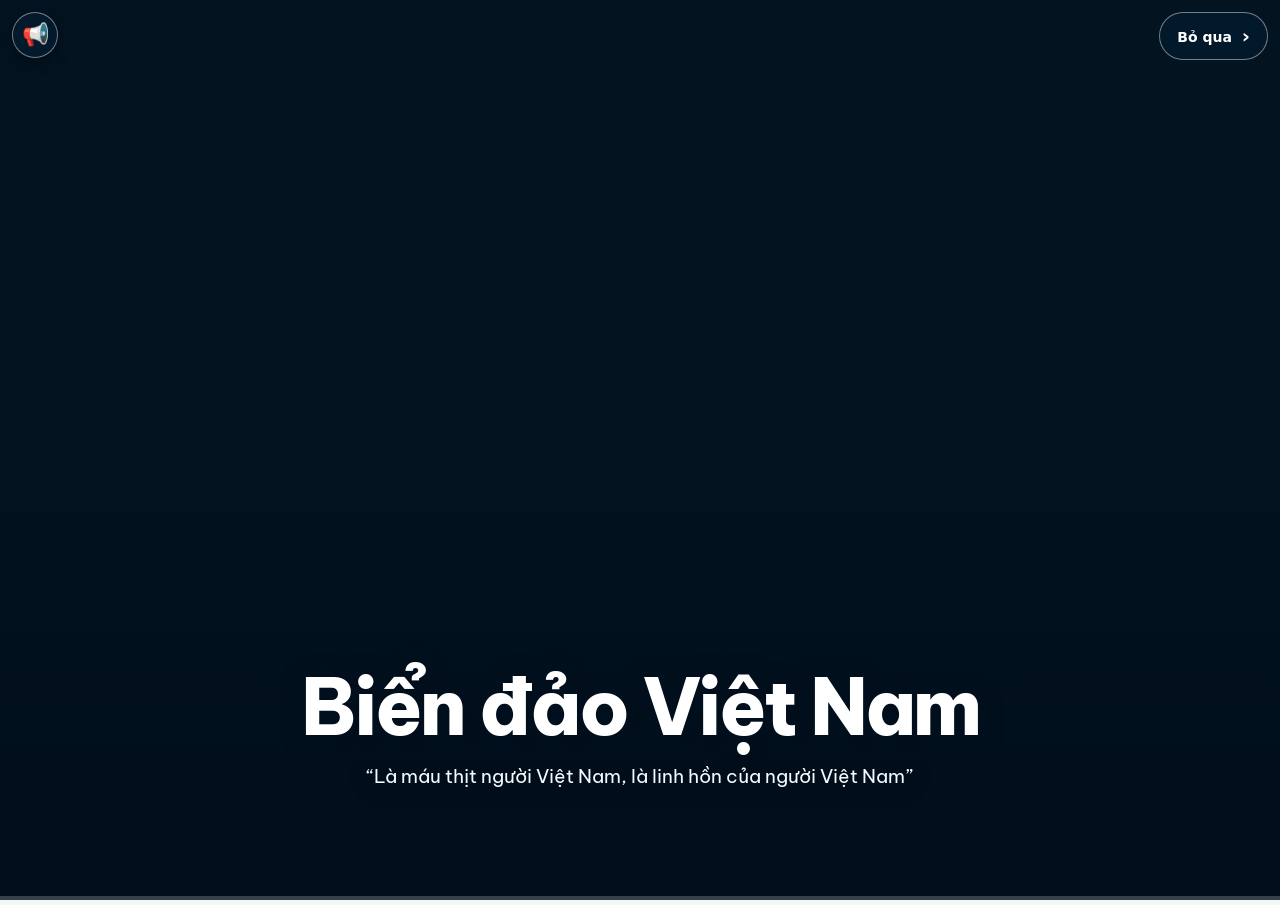
<file: index.html>
<!doctype html>
<html lang="vi"><head><meta charset="utf-8"><meta name="viewport" content="width=device-width, initial-scale=1"><meta name="theme-color" content="#06263e"><meta name="description" content="Khám phá các đảo thuộc quần đảo Trường Sa qua bảo tàng số Biển đảo Việt Nam."><title>Biển đảo Việt Nam</title><link rel="stylesheet" href="style.css"></head>
<body data-root="." data-page="home"><section class="intro-video-screen" id="intro-video-screen" aria-label="Video giới thiệu Bảo tàng số Biển đảo Việt Nam">
<video id="intro-video" class="intro-video" autoplay playsinline webkit-playsinline preload="auto" aria-label="Video giới thiệu có âm thanh"><source src="videos/intro.mp4" type="video/mp4">Trình duyệt của bạn không hỗ trợ video.</video>
<div class="intro-video-shade" aria-hidden="true"></div>
<div class="intro-video-caption"><h1>Biển đảo Việt Nam</h1><span>“Là máu thịt người Việt Nam, là linh hồn của người Việt Nam”</span></div>
<button type="button" class="intro-sound-prompt" id="intro-sound-prompt">📢</button>
<button type="button" class="intro-skip" id="intro-skip">Bỏ qua <span aria-hidden="true">›</span></button>
<div class="intro-progress" aria-hidden="true"><span id="intro-progress-bar"></span></div>
</section><div class="transition-overlay" id="transition-overlay" aria-hidden="true"><div class="transition-label" id="transition-label">Đang tiến vào đảo…</div></div>
<section class="instrument-strip" aria-label="Công cụ hàng hải và thời gian">
<div class="instrument compass-instrument" id="compass-instrument" title="La bàn dùng cảm biến hướng của thiết bị"><div class="compass-face" aria-hidden="true"><span class="compass-needle-small" id="compass-needle"></span><span class="compass-north">N</span></div><div class="instrument-copy"><span class="instrument-label">La bàn</span><span class="instrument-value" id="compass-heading">Đang xác định hướng…</span></div></div>
<div class="instrument time-instrument" title="Giờ và ngày Việt Nam"><div class="sky-clock" data-sky-clock="night" role="img" aria-label="Mặt trời và mặt trăng"><span class="sky-sun" aria-hidden="true">☀</span><span class="sky-moon" aria-hidden="true">☾</span><span class="sky-star star-one" aria-hidden="true">✦</span><span class="sky-star star-two" aria-hidden="true">✧</span><span class="sky-star star-three" aria-hidden="true">·</span><span class="sky-rays" aria-hidden="true"></span></div><div class="instrument-copy"><span class="instrument-value" data-vn-time>Đang cập nhật…</span><span class="instrument-date" data-vn-date>Đang cập nhật…</span><span class="sky-phase" data-sky-phase>Đêm · Ánh trăng</span></div></div></section>
<section class="sea-intro" aria-labelledby="sea-intro-title"><div class="sea-intro-inner"><h1 id="sea-intro-title">Môi trường biển đảo Việt Nam</h1><p class="sea-intro-motto">“Là máu thịt người Việt Nam, là linh hồn của người Việt Nam”</p><div class="hero-ship-lane" aria-label="Thuyền chạy trên biển"><span class="hero-boat" aria-hidden="true">🚤<i class="boat-smoke"></i></span><span class="boat-wake" aria-hidden="true">〰 〰 〰 〰 〰 〰 〰 〰</span></div></div></section>
<main class="page-shell"><section class="island-picker" id="diem-den"><p class="section-kicker">Chọn điểm đến</p><h1 class="section-heading">Các đảo Trường Sa</h1><div class="island-grid">
<article class="island-card"><a class="card-image island-link" href="islands/truong-sa-lon.html" data-island-name="Trường Sa Lớn" aria-label="Khám phá đảo Trường Sa Lớn"><img src="images/island-truong-sa-lon.png" alt="Ảnh vệ tinh đảo Trường Sa Lớn" loading="eager"><span class="card-number">ĐIỂM ĐẾN 01</span></a><div class="card-body"><h2>Trường Sa Lớn</h2></div></article>
<article class="island-card"><a class="card-image island-link" href="islands/sinh-ton.html" data-island-name="Sinh Tồn" aria-label="Khám phá đảo Sinh Tồn"><img src="images/island-sinh-ton.png" alt="Ảnh vệ tinh đảo Sinh Tồn" loading="lazy"><span class="card-number">ĐIỂM ĐẾN 02</span></a><div class="card-body"><h2>Sinh Tồn</h2></div></article>
<article class="island-card"><a class="card-image island-link" href="islands/song-tu-tay.html" data-island-name="Song Tử Tây" aria-label="Khám phá đảo Song Tử Tây"><img src="images/island-song-tu-tay.png" alt="Ảnh vệ tinh đảo Song Tử Tây" loading="lazy"><span class="card-number">ĐIỂM ĐẾN 03</span></a><div class="card-body"><h2>Song Tử Tây</h2></div></article>
<article class="island-card"><a class="card-image island-link" href="islands/an-bang.html" data-island-name="An Bang" aria-label="Khám phá đảo An Bang"><img src="images/island-an-bang.png" alt="Ảnh vệ tinh đảo An Bang" loading="lazy"><span class="card-number">ĐIỂM ĐẾN 04</span></a><div class="card-body"><h2>An Bang</h2></div></article>
</div></section></main>
<footer class="footer"><div class="footer-inner"><p>QUẦN ĐẢO TRƯỜNG SA · BIỂN ĐẢO VIỆT NAM</p></div></footer><script src="js/site.js" defer></script></body></html>
</file>
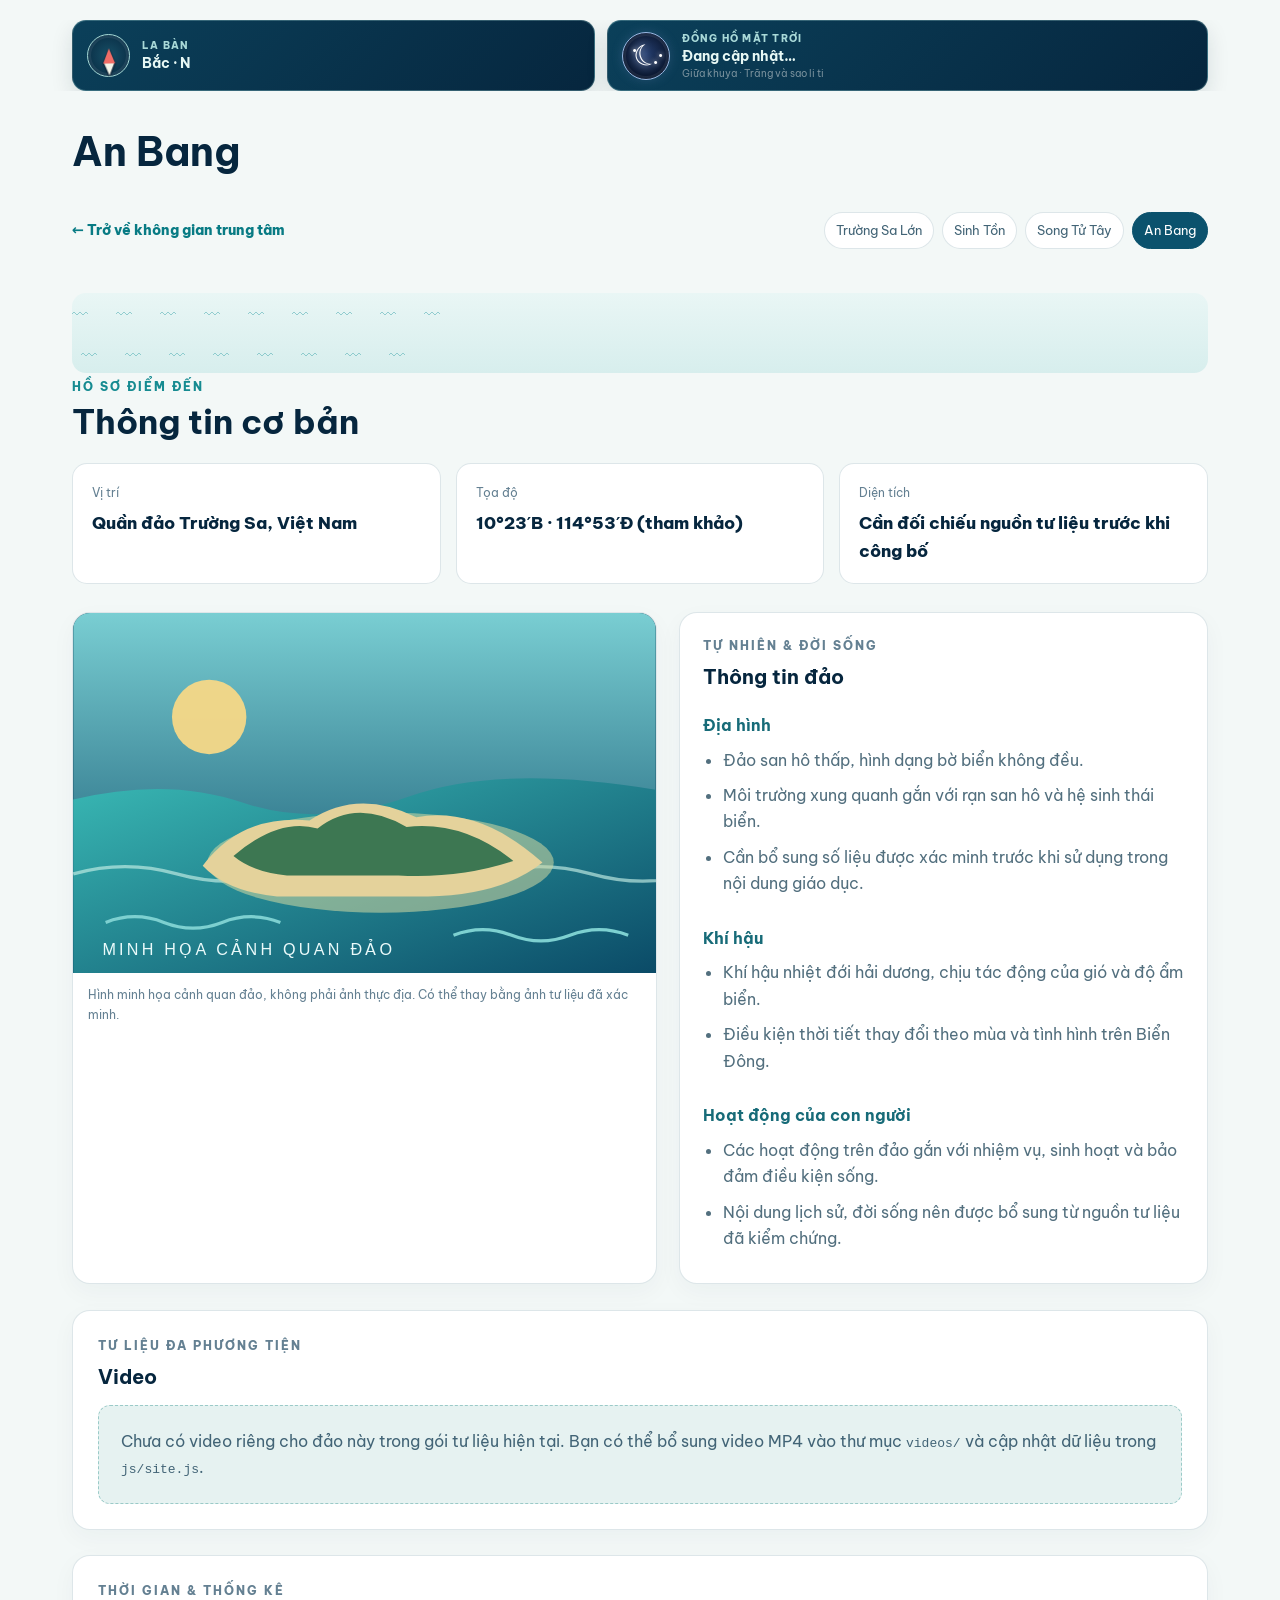
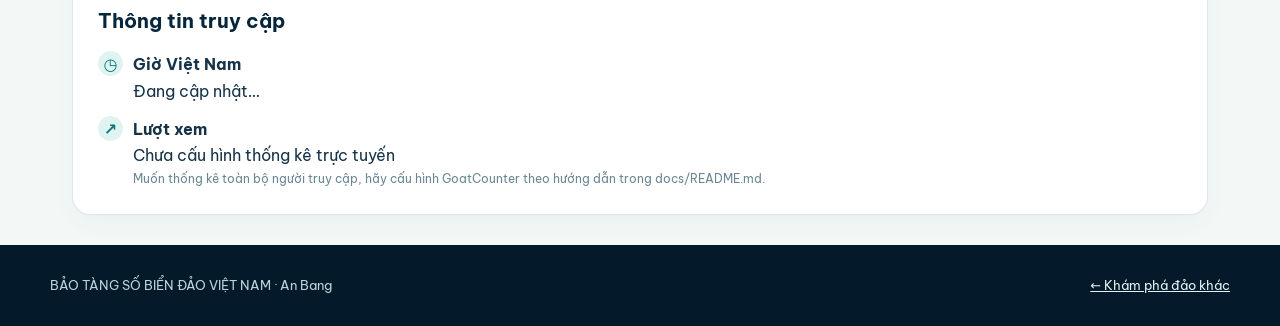
<file: islands/an-bang.html>
<!doctype html>
<html lang="vi"><head><meta charset="utf-8"><meta name="viewport" content="width=device-width, initial-scale=1"><meta name="theme-color" content="#06263e"><meta name="description" content="Khám phá đảo An Bang trong Bảo tàng số Biển đảo Việt Nam."><title>An Bang | Bảo tàng số Biển đảo Việt Nam</title><link rel="stylesheet" href="../style.css"></head>
<body data-root=".." data-page="island" data-island="an-bang"><div class="transition-overlay" id="transition-overlay" aria-hidden="true"><div class="transition-label" id="transition-label">Đang chuyển hải trình…</div></div>
<header class="topbar"><div class="topbar-inner"><nav class="top-links" aria-label="Các đảo"><a href="truong-sa-lon.html" >Trường Sa Lớn</a><a href="sinh-ton.html" >Sinh Tồn</a><a href="song-tu-tay.html" >Song Tử Tây</a><a href="an-bang.html" aria-current="page">An Bang</a></nav></div></header>
<section class="instrument-strip" aria-label="Dụng cụ hàng hải"><div class="instrument" title="La bàn minh họa hướng Bắc"><div class="compass-face" aria-hidden="true"><span class="compass-needle-small"></span></div><div><span class="instrument-label">La bàn</span><span class="instrument-value">Bắc · N</span></div></div><div class="instrument" title="Đồng hồ mặt trời minh họa, kèm giờ Việt Nam"><div class="sky-clock" data-sky-clock="night" role="img" aria-label="Đồng hồ thiên thể đổi theo thời gian trong ngày"><span class="sky-sun" aria-hidden="true">☀</span><span class="sky-moon" aria-hidden="true">☾</span><span class="sky-star star-one" aria-hidden="true">·</span><span class="sky-star star-two" aria-hidden="true">·</span><span class="sky-star star-three" aria-hidden="true">·</span><span class="sky-rays" aria-hidden="true"></span></div><div><span class="instrument-label">Đồng hồ mặt trời</span><span class="instrument-value" data-vn-clock>Đang cập nhật…</span><span class="sky-phase" data-sky-phase>Đêm · Ánh trăng</span></div></div></section>

<main class="page-shell">
<h1 class="island-page-title">An Bang</h1><div class="island-toolbar"><a class="back-link" href="../index.html#diem-den">← Trở về không gian trung tâm</a><nav class="island-nav" aria-label="Chuyển sang đảo khác"><a href="truong-sa-lon.html" >Trường Sa Lớn</a><a href="sinh-ton.html" >Sinh Tồn</a><a href="song-tu-tay.html" >Song Tử Tây</a><a href="an-bang.html" aria-current="page">An Bang</a></nav></div><div class="ship-lane" aria-label="Thuyền di chuyển trên biển"><span class="ship" aria-hidden="true">⛵</span></div>
<section id="thong-tin"><p class="section-kicker">Hồ sơ điểm đến</p><h2 class="section-heading">Thông tin cơ bản</h2><p class="section-intro">Các số liệu có ghi chú tham khảo cần được kiểm chứng với nguồn tư liệu chính thức trước khi sử dụng trong ấn phẩm học thuật.</p><div class="info-grid"><article class="info-card"><div class="info-label">Vị trí</div><div class="info-value">Quần đảo Trường Sa, Việt Nam</div></article><article class="info-card"><div class="info-label">Tọa độ</div><div class="info-value">10°23′B · 114°53′Đ (tham khảo)</div></article><article class="info-card"><div class="info-label">Diện tích</div><div class="info-value">Cần đối chiếu nguồn tư liệu trước khi công bố</div></article></div></section>
<section class="content-grid"><article class="panel gallery-panel"><div class="gallery-main"><img id="gallery-main-image" src="../images/an-bang-illustration.svg" alt="Hình minh họa cảnh quan đảo, không phải ảnh thực địa"><div class="gallery-controls"></div></div><p class="gallery-caption">Hình minh họa cảnh quan đảo, không phải ảnh thực địa. Có thể thay bằng ảnh tư liệu đã xác minh.</p></article><article class="panel content-panel"><p class="section-kicker">Tự nhiên & đời sống</p><h2>Thông tin đảo</h2><h3>Địa hình</h3><ul><li>Đảo san hô thấp, hình dạng bờ biển không đều.</li><li>Môi trường xung quanh gắn với rạn san hô và hệ sinh thái biển.</li><li>Cần bổ sung số liệu được xác minh trước khi sử dụng trong nội dung giáo dục.</li></ul><h3>Khí hậu</h3><ul><li>Khí hậu nhiệt đới hải dương, chịu tác động của gió và độ ẩm biển.</li><li>Điều kiện thời tiết thay đổi theo mùa và tình hình trên Biển Đông.</li></ul><h3>Hoạt động của con người</h3><ul><li>Các hoạt động trên đảo gắn với nhiệm vụ, sinh hoạt và bảo đảm điều kiện sống.</li><li>Nội dung lịch sử, đời sống nên được bổ sung từ nguồn tư liệu đã kiểm chứng.</li></ul></article></section>
<section class="panel video-panel"><p class="section-kicker">Tư liệu đa phương tiện</p><h2>Video</h2><div class="video-missing">Chưa có video riêng cho đảo này trong gói tư liệu hiện tại. Bạn có thể bổ sung video MP4 vào thư mục <code>videos/</code> và cập nhật dữ liệu trong <code>js/site.js</code>.</div></section>
<section class="panel" style="margin-bottom:24px"><p class="section-kicker">Thời gian & thống kê</p><h2>Thông tin truy cập</h2><ul class="fact-list"><li><span class="fact-dot">◷</span><div><strong>Giờ Việt Nam</strong><br><span class="clock" data-vn-clock>Đang cập nhật…</span></div></li><li><span class="fact-dot">↗</span><div><strong>Lượt xem</strong><br><span data-visit-count>Chưa cấu hình thống kê trực tuyến</span><div class="muted-note" data-visit-note>Muốn thống kê toàn bộ người truy cập, hãy cấu hình GoatCounter theo hướng dẫn trong docs/README.md.</div></div></li></ul></section>
</main><footer class="footer"><div class="footer-inner"><p>BẢO TÀNG SỐ BIỂN ĐẢO VIỆT NAM · An Bang</p><p><a href="../index.html#diem-den">← Khám phá đảo khác</a></p></div></footer><audio id="island-greeting" preload="none"><source src="../audio/chao-an-bang.mp3" type="audio/mpeg"></audio><script src="../js/site.js" defer></script></body></html>
</file>
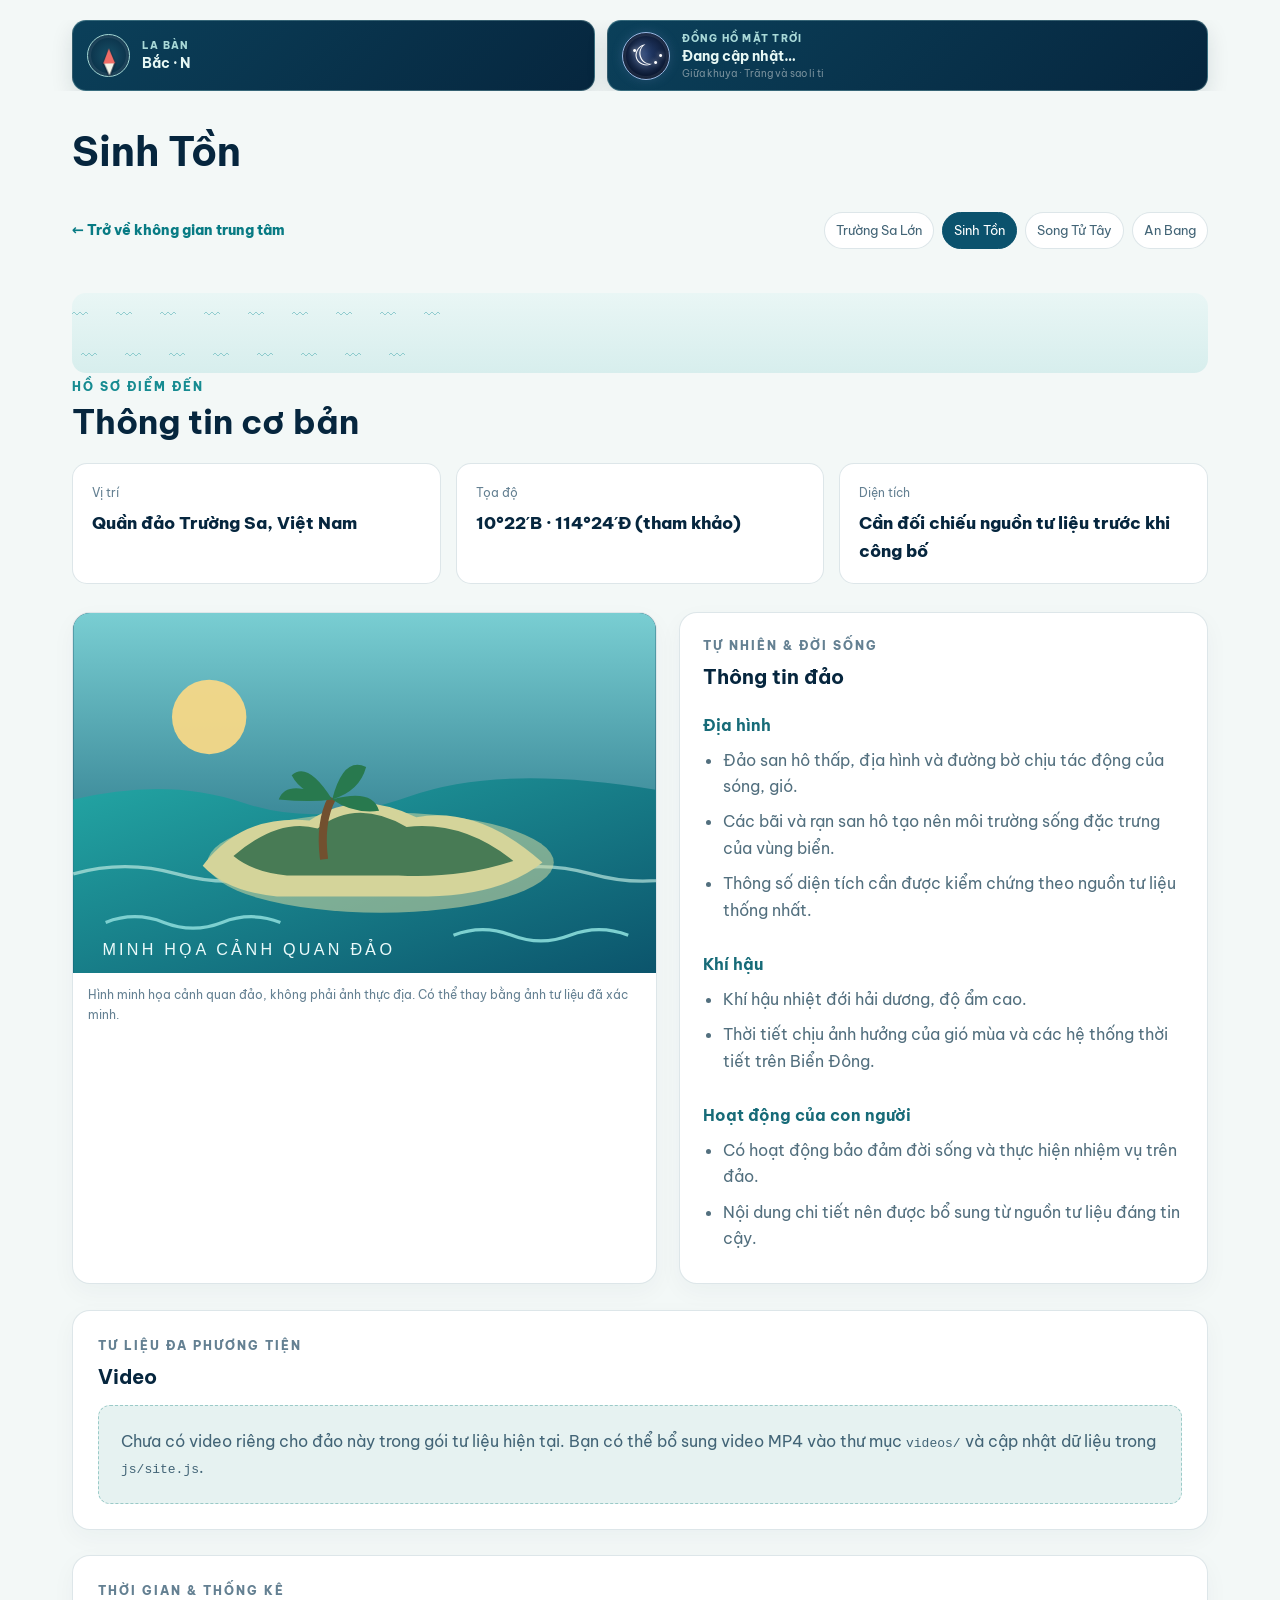
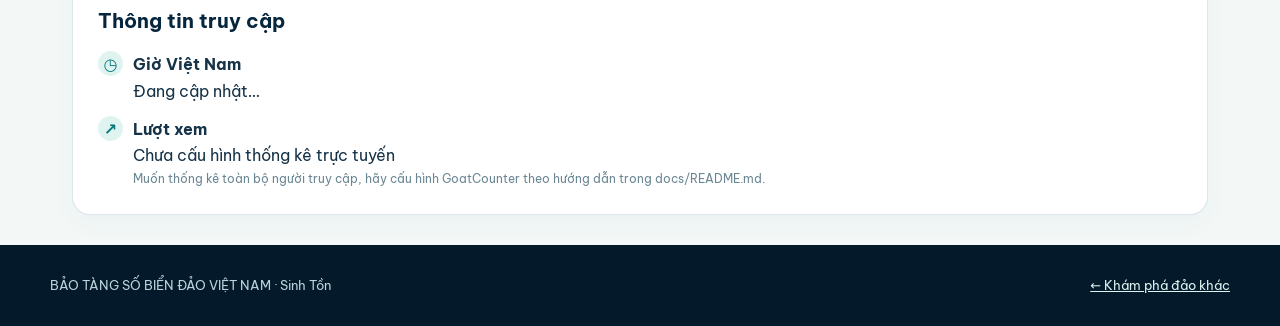
<file: islands/sinh-ton.html>
<!doctype html>
<html lang="vi"><head><meta charset="utf-8"><meta name="viewport" content="width=device-width, initial-scale=1"><meta name="theme-color" content="#06263e"><meta name="description" content="Khám phá đảo Sinh Tồn trong Bảo tàng số Biển đảo Việt Nam."><title>Sinh Tồn | Bảo tàng số Biển đảo Việt Nam</title><link rel="stylesheet" href="../style.css"></head>
<body data-root=".." data-page="island" data-island="sinh-ton"><div class="transition-overlay" id="transition-overlay" aria-hidden="true"><div class="transition-label" id="transition-label">Đang chuyển hải trình…</div></div>
<header class="topbar"><div class="topbar-inner"><nav class="top-links" aria-label="Các đảo"><a href="truong-sa-lon.html" >Trường Sa Lớn</a><a href="sinh-ton.html" aria-current="page">Sinh Tồn</a><a href="song-tu-tay.html" >Song Tử Tây</a><a href="an-bang.html" >An Bang</a></nav></div></header>
<section class="instrument-strip" aria-label="Dụng cụ hàng hải"><div class="instrument" title="La bàn minh họa hướng Bắc"><div class="compass-face" aria-hidden="true"><span class="compass-needle-small"></span></div><div><span class="instrument-label">La bàn</span><span class="instrument-value">Bắc · N</span></div></div><div class="instrument" title="Đồng hồ mặt trời minh họa, kèm giờ Việt Nam"><div class="sky-clock" data-sky-clock="night" role="img" aria-label="Đồng hồ thiên thể đổi theo thời gian trong ngày"><span class="sky-sun" aria-hidden="true">☀</span><span class="sky-moon" aria-hidden="true">☾</span><span class="sky-star star-one" aria-hidden="true">·</span><span class="sky-star star-two" aria-hidden="true">·</span><span class="sky-star star-three" aria-hidden="true">·</span><span class="sky-rays" aria-hidden="true"></span></div><div><span class="instrument-label">Đồng hồ mặt trời</span><span class="instrument-value" data-vn-clock>Đang cập nhật…</span><span class="sky-phase" data-sky-phase>Đêm · Ánh trăng</span></div></div></section>

<main class="page-shell">
<h1 class="island-page-title">Sinh Tồn</h1><div class="island-toolbar"><a class="back-link" href="../index.html#diem-den">← Trở về không gian trung tâm</a><nav class="island-nav" aria-label="Chuyển sang đảo khác"><a href="truong-sa-lon.html" >Trường Sa Lớn</a><a href="sinh-ton.html" aria-current="page">Sinh Tồn</a><a href="song-tu-tay.html" >Song Tử Tây</a><a href="an-bang.html" >An Bang</a></nav></div><div class="ship-lane" aria-label="Thuyền di chuyển trên biển"><span class="ship" aria-hidden="true">⛵</span></div>
<section id="thong-tin"><p class="section-kicker">Hồ sơ điểm đến</p><h2 class="section-heading">Thông tin cơ bản</h2><p class="section-intro">Các số liệu có ghi chú tham khảo cần được kiểm chứng với nguồn tư liệu chính thức trước khi sử dụng trong ấn phẩm học thuật.</p><div class="info-grid"><article class="info-card"><div class="info-label">Vị trí</div><div class="info-value">Quần đảo Trường Sa, Việt Nam</div></article><article class="info-card"><div class="info-label">Tọa độ</div><div class="info-value">10°22′B · 114°24′Đ (tham khảo)</div></article><article class="info-card"><div class="info-label">Diện tích</div><div class="info-value">Cần đối chiếu nguồn tư liệu trước khi công bố</div></article></div></section>
<section class="content-grid"><article class="panel gallery-panel"><div class="gallery-main"><img id="gallery-main-image" src="../images/sinh-ton-illustration.svg" alt="Hình minh họa cảnh quan đảo, không phải ảnh thực địa"><div class="gallery-controls"></div></div><p class="gallery-caption">Hình minh họa cảnh quan đảo, không phải ảnh thực địa. Có thể thay bằng ảnh tư liệu đã xác minh.</p></article><article class="panel content-panel"><p class="section-kicker">Tự nhiên & đời sống</p><h2>Thông tin đảo</h2><h3>Địa hình</h3><ul><li>Đảo san hô thấp, địa hình và đường bờ chịu tác động của sóng, gió.</li><li>Các bãi và rạn san hô tạo nên môi trường sống đặc trưng của vùng biển.</li><li>Thông số diện tích cần được kiểm chứng theo nguồn tư liệu thống nhất.</li></ul><h3>Khí hậu</h3><ul><li>Khí hậu nhiệt đới hải dương, độ ẩm cao.</li><li>Thời tiết chịu ảnh hưởng của gió mùa và các hệ thống thời tiết trên Biển Đông.</li></ul><h3>Hoạt động của con người</h3><ul><li>Có hoạt động bảo đảm đời sống và thực hiện nhiệm vụ trên đảo.</li><li>Nội dung chi tiết nên được bổ sung từ nguồn tư liệu đáng tin cậy.</li></ul></article></section>
<section class="panel video-panel"><p class="section-kicker">Tư liệu đa phương tiện</p><h2>Video</h2><div class="video-missing">Chưa có video riêng cho đảo này trong gói tư liệu hiện tại. Bạn có thể bổ sung video MP4 vào thư mục <code>videos/</code> và cập nhật dữ liệu trong <code>js/site.js</code>.</div></section>
<section class="panel" style="margin-bottom:24px"><p class="section-kicker">Thời gian & thống kê</p><h2>Thông tin truy cập</h2><ul class="fact-list"><li><span class="fact-dot">◷</span><div><strong>Giờ Việt Nam</strong><br><span class="clock" data-vn-clock>Đang cập nhật…</span></div></li><li><span class="fact-dot">↗</span><div><strong>Lượt xem</strong><br><span data-visit-count>Chưa cấu hình thống kê trực tuyến</span><div class="muted-note" data-visit-note>Muốn thống kê toàn bộ người truy cập, hãy cấu hình GoatCounter theo hướng dẫn trong docs/README.md.</div></div></li></ul></section>
</main><footer class="footer"><div class="footer-inner"><p>BẢO TÀNG SỐ BIỂN ĐẢO VIỆT NAM · Sinh Tồn</p><p><a href="../index.html#diem-den">← Khám phá đảo khác</a></p></div></footer><audio id="island-greeting" preload="none"><source src="../audio/chao-sinh-ton.mp3" type="audio/mpeg"></audio><script src="../js/site.js" defer></script></body></html>
</file>
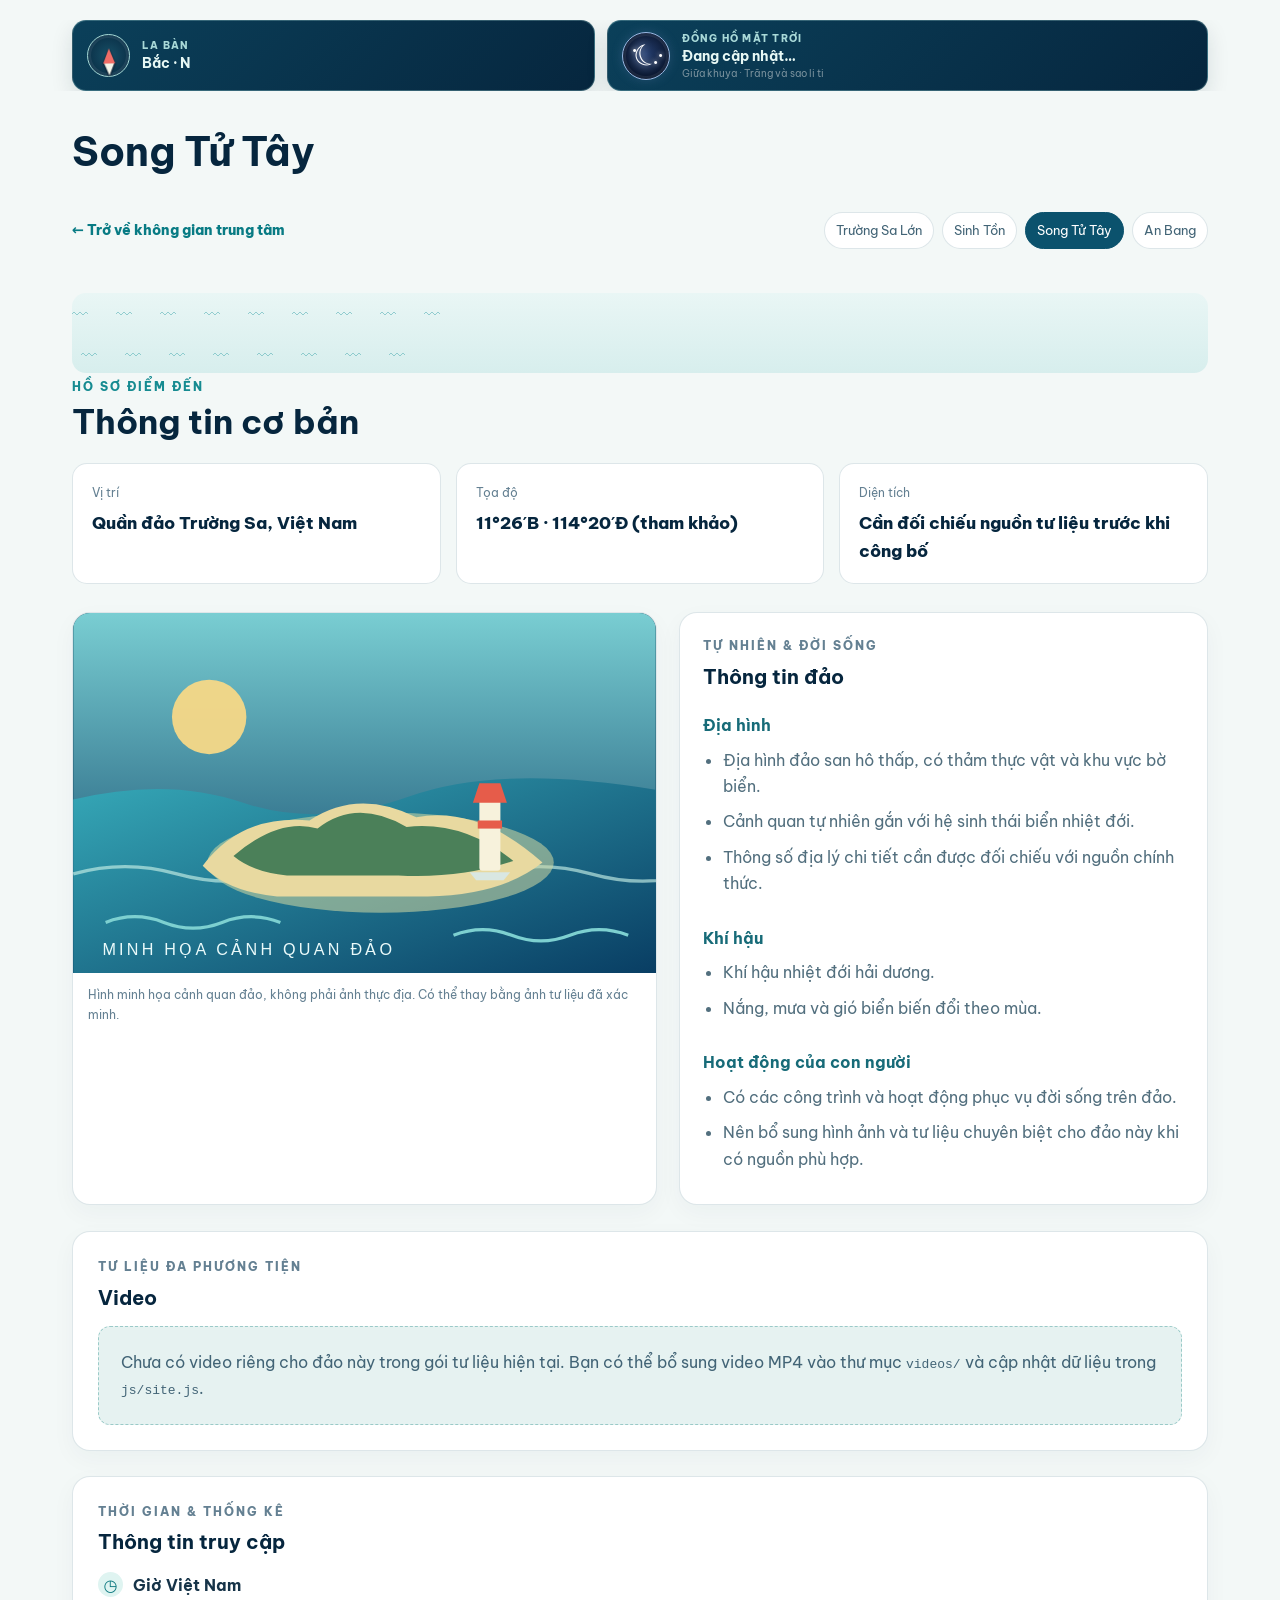
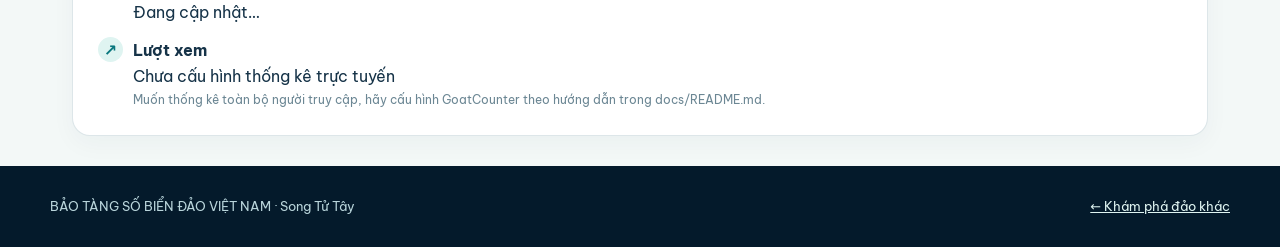
<file: islands/song-tu-tay.html>
<!doctype html>
<html lang="vi"><head><meta charset="utf-8"><meta name="viewport" content="width=device-width, initial-scale=1"><meta name="theme-color" content="#06263e"><meta name="description" content="Khám phá đảo Song Tử Tây trong Bảo tàng số Biển đảo Việt Nam."><title>Song Tử Tây | Bảo tàng số Biển đảo Việt Nam</title><link rel="stylesheet" href="../style.css"></head>
<body data-root=".." data-page="island" data-island="song-tu-tay"><div class="transition-overlay" id="transition-overlay" aria-hidden="true"><div class="transition-label" id="transition-label">Đang chuyển hải trình…</div></div>
<header class="topbar"><div class="topbar-inner"><nav class="top-links" aria-label="Các đảo"><a href="truong-sa-lon.html" >Trường Sa Lớn</a><a href="sinh-ton.html" >Sinh Tồn</a><a href="song-tu-tay.html" aria-current="page">Song Tử Tây</a><a href="an-bang.html" >An Bang</a></nav></div></header>
<section class="instrument-strip" aria-label="Dụng cụ hàng hải"><div class="instrument" title="La bàn minh họa hướng Bắc"><div class="compass-face" aria-hidden="true"><span class="compass-needle-small"></span></div><div><span class="instrument-label">La bàn</span><span class="instrument-value">Bắc · N</span></div></div><div class="instrument" title="Đồng hồ mặt trời minh họa, kèm giờ Việt Nam"><div class="sky-clock" data-sky-clock="night" role="img" aria-label="Đồng hồ thiên thể đổi theo thời gian trong ngày"><span class="sky-sun" aria-hidden="true">☀</span><span class="sky-moon" aria-hidden="true">☾</span><span class="sky-star star-one" aria-hidden="true">·</span><span class="sky-star star-two" aria-hidden="true">·</span><span class="sky-star star-three" aria-hidden="true">·</span><span class="sky-rays" aria-hidden="true"></span></div><div><span class="instrument-label">Đồng hồ mặt trời</span><span class="instrument-value" data-vn-clock>Đang cập nhật…</span><span class="sky-phase" data-sky-phase>Đêm · Ánh trăng</span></div></div></section>

<main class="page-shell">
<h1 class="island-page-title">Song Tử Tây</h1><div class="island-toolbar"><a class="back-link" href="../index.html#diem-den">← Trở về không gian trung tâm</a><nav class="island-nav" aria-label="Chuyển sang đảo khác"><a href="truong-sa-lon.html" >Trường Sa Lớn</a><a href="sinh-ton.html" >Sinh Tồn</a><a href="song-tu-tay.html" aria-current="page">Song Tử Tây</a><a href="an-bang.html" >An Bang</a></nav></div><div class="ship-lane" aria-label="Thuyền di chuyển trên biển"><span class="ship" aria-hidden="true">⛵</span></div>
<section id="thong-tin"><p class="section-kicker">Hồ sơ điểm đến</p><h2 class="section-heading">Thông tin cơ bản</h2><p class="section-intro">Các số liệu có ghi chú tham khảo cần được kiểm chứng với nguồn tư liệu chính thức trước khi sử dụng trong ấn phẩm học thuật.</p><div class="info-grid"><article class="info-card"><div class="info-label">Vị trí</div><div class="info-value">Quần đảo Trường Sa, Việt Nam</div></article><article class="info-card"><div class="info-label">Tọa độ</div><div class="info-value">11°26′B · 114°20′Đ (tham khảo)</div></article><article class="info-card"><div class="info-label">Diện tích</div><div class="info-value">Cần đối chiếu nguồn tư liệu trước khi công bố</div></article></div></section>
<section class="content-grid"><article class="panel gallery-panel"><div class="gallery-main"><img id="gallery-main-image" src="../images/song-tu-tay-illustration.svg" alt="Hình minh họa cảnh quan đảo, không phải ảnh thực địa"><div class="gallery-controls"></div></div><p class="gallery-caption">Hình minh họa cảnh quan đảo, không phải ảnh thực địa. Có thể thay bằng ảnh tư liệu đã xác minh.</p></article><article class="panel content-panel"><p class="section-kicker">Tự nhiên & đời sống</p><h2>Thông tin đảo</h2><h3>Địa hình</h3><ul><li>Địa hình đảo san hô thấp, có thảm thực vật và khu vực bờ biển.</li><li>Cảnh quan tự nhiên gắn với hệ sinh thái biển nhiệt đới.</li><li>Thông số địa lý chi tiết cần được đối chiếu với nguồn chính thức.</li></ul><h3>Khí hậu</h3><ul><li>Khí hậu nhiệt đới hải dương.</li><li>Nắng, mưa và gió biển biến đổi theo mùa.</li></ul><h3>Hoạt động của con người</h3><ul><li>Có các công trình và hoạt động phục vụ đời sống trên đảo.</li><li>Nên bổ sung hình ảnh và tư liệu chuyên biệt cho đảo này khi có nguồn phù hợp.</li></ul></article></section>
<section class="panel video-panel"><p class="section-kicker">Tư liệu đa phương tiện</p><h2>Video</h2><div class="video-missing">Chưa có video riêng cho đảo này trong gói tư liệu hiện tại. Bạn có thể bổ sung video MP4 vào thư mục <code>videos/</code> và cập nhật dữ liệu trong <code>js/site.js</code>.</div></section>
<section class="panel" style="margin-bottom:24px"><p class="section-kicker">Thời gian & thống kê</p><h2>Thông tin truy cập</h2><ul class="fact-list"><li><span class="fact-dot">◷</span><div><strong>Giờ Việt Nam</strong><br><span class="clock" data-vn-clock>Đang cập nhật…</span></div></li><li><span class="fact-dot">↗</span><div><strong>Lượt xem</strong><br><span data-visit-count>Chưa cấu hình thống kê trực tuyến</span><div class="muted-note" data-visit-note>Muốn thống kê toàn bộ người truy cập, hãy cấu hình GoatCounter theo hướng dẫn trong docs/README.md.</div></div></li></ul></section>
</main><footer class="footer"><div class="footer-inner"><p>BẢO TÀNG SỐ BIỂN ĐẢO VIỆT NAM · Song Tử Tây</p><p><a href="../index.html#diem-den">← Khám phá đảo khác</a></p></div></footer><audio id="island-greeting" preload="none"><source src="../audio/chao-song-tu-tay.mp3" type="audio/mpeg"></audio><script src="../js/site.js" defer></script></body></html>
</file>
<file: style.css>
@import url('https://fonts.googleapis.com/css2?family=Be+Vietnam+Pro:wght@400;500;600;700;800&display=swap');
:root{--navy:#06263e;--deep:#041a2b;--blue:#0d526c;--teal:#168b91;--foam:#eaf8f7;--sand:#e8cf91;--ink:#163348;--muted:#648092;--white:#fff;--line:rgba(19,77,99,.14);--shadow:0 18px 50px rgba(4,35,53,.13)}
*{box-sizing:border-box}html{scroll-behavior:smooth}body{margin:0;background:#f3f8f7;color:var(--ink);font-family:'Be Vietnam Pro',system-ui,-apple-system,Segoe UI,sans-serif;line-height:1.65}a{color:inherit}button{font:inherit}.topbar{position:relative;z-index:5;background:rgba(4,26,43,.97);color:#e9f7f8;border-bottom:1px solid rgba(255,255,255,.12)}.topbar-inner{max-width:1180px;margin:auto;padding:12px 22px;display:flex;align-items:center;justify-content:space-between;gap:14px}.brand{display:flex;align-items:center;gap:11px;text-decoration:none;font-weight:800;letter-spacing:.04em}.brand-mark{display:grid;place-items:center;width:38px;height:38px;border:1px solid #77cbd0;border-radius:50%;color:#9ce2df;font-size:20px}.top-links{display:flex;gap:16px;align-items:center;flex-wrap:wrap}.top-links a{font-size:.86rem;text-decoration:none;color:#c5e1e6}.top-links a:hover{color:#fff}.hero{min-height:450px;position:relative;isolation:isolate;overflow:hidden;background:radial-gradient(ellipse at 75% 15%,rgba(68,177,192,.35),transparent 36%),linear-gradient(145deg,#0a4966 0%,#06263e 55%,#041a2b 100%);color:white}.hero:before,.hero:after{content:"";position:absolute;z-index:-1;pointer-events:none}.hero:before{inset:0;background:repeating-linear-gradient(165deg,transparent 0 70px,rgba(143,222,222,.045) 71px 73px);mask-image:linear-gradient(to bottom,black,transparent)}.hero:after{width:700px;height:700px;border:1px solid rgba(149,221,220,.14);border-radius:50%;right:-150px;top:-310px;box-shadow:0 0 0 48px rgba(149,221,220,.035),0 0 0 100px rgba(149,221,220,.025)}.hero-content{max-width:1180px;min-height:450px;margin:auto;padding:64px 24px 58px;display:flex;flex-direction:column;justify-content:center;align-items:flex-start;position:relative}.eyebrow{color:#a3e3df;font-size:.76rem;font-weight:800;letter-spacing:.22em;text-transform:uppercase}.hero h1{font-size:clamp(2.3rem,6vw,5rem);line-height:1.08;letter-spacing:-.04em;max-width:850px;margin:14px 0 18px}.hero p{max-width:680px;color:#d3e9ed;margin:0}.hero-meta{display:flex;gap:10px;flex-wrap:wrap;margin-top:24px}.pill{border:1px solid rgba(188,233,231,.3);background:rgba(255,255,255,.07);border-radius:999px;padding:8px 13px;font-size:.82rem;color:#e1f4f2}.hero-orb{position:absolute;right:10%;top:15%;width:clamp(150px,25vw,300px);aspect-ratio:1;border-radius:50%;border:1px solid rgba(190,240,236,.23);box-shadow:0 0 0 20px rgba(255,255,255,.025),0 0 0 48px rgba(255,255,255,.02);display:grid;place-items:center;opacity:.8}.hero-orb:before{content:"";width:70%;height:70%;border-radius:50%;background:radial-gradient(circle at 32% 30%,#a7e1d3,#328e9c 48%,#0b4c6c 72%);box-shadow:inset -20px -15px 35px #04253b,0 0 50px #4bb9bf55}.hero-orb:after{content:"";position:absolute;width:130%;height:36%;border:2px solid #c2e5dc99;border-radius:50%;transform:rotate(-25deg)}.page-shell{max-width:1180px;margin:auto;padding:0 22px}.island-picker{margin-top:-30px;position:relative;z-index:2;background:#fff;border:1px solid var(--line);border-radius:20px;padding:22px;box-shadow:var(--shadow)}.section-kicker{margin:0 0 5px;color:var(--teal);font-size:.74rem;letter-spacing:.17em;font-weight:800;text-transform:uppercase}.section-heading{font-size:clamp(1.4rem,3vw,2.1rem);line-height:1.25;margin:0 0 8px;color:var(--navy)}.section-intro{color:var(--muted);margin:0 0 22px;max-width:740px}.island-grid{display:grid;grid-template-columns:repeat(4,minmax(0,1fr));gap:16px}.island-card{border:1px solid var(--line);border-radius:15px;overflow:hidden;background:white;transition:transform .25s,box-shadow .25s,border-color .25s}.island-card:hover{transform:translateY(-5px);box-shadow:0 16px 32px #092e431b;border-color:#8bcac9}.card-image{height:155px;position:relative;overflow:hidden;background:#0b526d}.card-image img{width:100%;height:100%;object-fit:cover;display:block;transition:transform .8s}.island-card:hover .card-image img{transform:scale(1.07)}.card-image:after{content:"";position:absolute;inset:40% 0 0;background:linear-gradient(transparent,#06263eaa)}.card-number{position:absolute;z-index:1;left:13px;top:12px;color:#fff;font-size:.72rem;font-weight:800;letter-spacing:.12em}.card-body{padding:16px}.card-body h3{margin:0 0 5px;color:var(--navy);font-size:1.05rem}.card-body p{margin:0 0 15px;color:var(--muted);font-size:.82rem;min-height:44px}.text-link{display:inline-flex;align-items:center;gap:7px;text-decoration:none;font-size:.84rem;font-weight:800;color:#087b84}.text-link:hover{color:#054e68}.home-content{display:grid;grid-template-columns:1.15fr .85fr;gap:24px;margin:42px 0}.panel{background:#fff;border:1px solid var(--line);border-radius:18px;padding:25px;box-shadow:0 8px 25px #0a33450a}.panel h2{margin:0 0 12px;font-size:1.25rem;color:var(--navy)}.panel p{color:var(--muted)}.fact-list{list-style:none;padding:0;margin:14px 0 0;display:grid;gap:12px}.fact-list li{display:flex;gap:10px;align-items:flex-start}.fact-dot{flex:0 0 25px;width:25px;height:25px;border-radius:50%;display:grid;place-items:center;background:#dff4f1;color:#0a777e;font-weight:800}.status-strip{display:flex;gap:12px;flex-wrap:wrap;padding:17px 0;color:#d7ecee;font-size:.8rem}.status-strip span{display:flex;align-items:center;gap:7px}.status-strip strong{color:#fff}.footer{margin-top:48px;background:var(--deep);color:#b9d5db;padding:30px 22px}.footer-inner{max-width:1180px;margin:auto;display:flex;justify-content:space-between;align-items:center;gap:18px;flex-wrap:wrap}.footer p{margin:0;font-size:.8rem}.footer a{color:#dff4f1}.island-hero{min-height:365px}.island-hero .hero-content{min-height:365px;padding-top:52px;padding-bottom:55px}.island-hero .hero-orb{right:9%;top:12%;width:clamp(130px,20vw,245px)}.island-toolbar{display:flex;justify-content:space-between;gap:12px;flex-wrap:wrap;align-items:center;padding:22px 0}.back-link{display:inline-flex;align-items:center;gap:8px;text-decoration:none;color:#087b84;font-weight:800;font-size:.9rem}.island-nav{display:flex;gap:8px;flex-wrap:wrap}.island-nav a{padding:7px 11px;border:1px solid var(--line);border-radius:999px;text-decoration:none;background:#fff;color:#426476;font-size:.8rem}.island-nav a[aria-current=page]{background:#0b526d;color:white;border-color:#0b526d}.info-grid{display:grid;grid-template-columns:repeat(3,minmax(0,1fr));gap:15px;margin:0 0 28px}.info-card{background:#fff;border:1px solid var(--line);border-radius:15px;padding:19px}.info-label{color:var(--muted);font-size:.77rem;margin-bottom:6px}.info-value{font-size:1.04rem;font-weight:800;color:var(--navy)}.content-grid{display:grid;grid-template-columns:1.05fr .95fr;gap:22px;margin:0 0 26px}.gallery-panel{padding:0;overflow:hidden}.gallery-main{height:360px;position:relative;background:#07344d;overflow:hidden}.gallery-main img{display:block;width:100%;height:100%;object-fit:cover;transition:opacity .35s,transform .7s}.gallery-main img.changing{opacity:.25;transform:scale(1.035)}.gallery-controls{position:absolute;inset:0;display:flex;align-items:center;justify-content:space-between;padding:0 13px;pointer-events:none}.gallery-button{pointer-events:auto;border:1px solid #ffffff77;background:#04283d9c;color:white;border-radius:50%;width:42px;height:42px;font-size:1.6rem;cursor:pointer;backdrop-filter:blur(6px)}.gallery-button:hover{background:#0b7e89}.gallery-thumbnails{display:flex;gap:8px;padding:12px;overflow:auto}.gallery-thumbnail{border:2px solid transparent;padding:0;border-radius:8px;overflow:hidden;width:78px;height:55px;flex:0 0 auto;background:#d9e9e8;cursor:pointer}.gallery-thumbnail.active{border-color:#07838b}.gallery-thumbnail img{width:100%;height:100%;object-fit:cover;display:block}.gallery-caption{font-size:.75rem;color:var(--muted);padding:0 15px 15px}.content-panel{padding:23px}.content-panel h2{margin:0 0 14px;color:var(--navy);font-size:1.25rem}.content-panel h3{font-size:.98rem;margin:20px 0 8px;color:#176b78}.content-panel ul{margin:0;padding-left:20px;color:#526f7e}.content-panel li{padding:0 0 9px}.video-panel{margin:0 0 25px}.video-panel video{display:block;width:100%;max-height:520px;background:#041a2b;border-radius:13px}.video-missing{background:#e6f2f1;border:1px dashed #9acac8;padding:22px;border-radius:12px;color:#426476}.metrics{display:flex;gap:20px;flex-wrap:wrap;color:#6c8794;font-size:.78rem}.transition-overlay{position:fixed;z-index:99;inset:0;background:radial-gradient(circle at center,#147d91 0,#073a58 38%,#031521 100%);display:grid;place-items:center;opacity:0;pointer-events:none;transform:scale(.04);border-radius:50%;transition:transform .85s cubic-bezier(.2,.8,.2,1),opacity .25s}.transition-overlay.active{opacity:1;transform:scale(2.4);border-radius:0;pointer-events:all}.transition-label{color:#eafafa;font-weight:800;letter-spacing:.2em;text-align:center;text-transform:uppercase;transform:scale(.6);transition:transform .5s}.transition-overlay.active .transition-label{transform:scale(1)}.page-enter{animation:pageEnter .8s both}@keyframes pageEnter{from{opacity:.35;filter:blur(5px);transform:scale(1.035)}to{opacity:1;filter:blur(0);transform:scale(1)}}.ship-lane{height:80px;position:relative;overflow:hidden;margin:22px 0 4px;background:linear-gradient(180deg,#e9f6f5,#d7eeed);border-radius:14px}.ship-lane:before,.ship-lane:after{content:"〰 〰 〰 〰 〰 〰 〰 〰 〰";position:absolute;left:0;right:0;color:#66b8bc;letter-spacing:12px;white-space:nowrap;opacity:.65}.ship-lane:before{top:8px}.ship-lane:after{bottom:5px;left:-35px}.ship{position:absolute;top:18px;left:-90px;font-size:36px;filter:drop-shadow(0 5px 4px #143e4b30);animation:sail 12s linear infinite;will-change:transform}.ship-lane.paused .ship{animation-play-state:paused}@keyframes sail{from{transform:translateX(0)}to{transform:translateX(calc(100vw + 180px))}}.clock{font-variant-numeric:tabular-nums}.muted-note{font-size:.77rem;color:#6c8794}.source-note{font-size:.8rem;color:#718895;border-left:3px solid #b9d9d7;padding-left:12px}.noscript{margin:20px;padding:12px;background:#fff2d4;border-radius:10px}
@media(max-width:900px){.island-grid{grid-template-columns:repeat(2,minmax(0,1fr))}.hero-orb{right:5%;opacity:.45}.content-grid{grid-template-columns:1fr 1fr}.gallery-main{height:300px}.home-content{grid-template-columns:1fr 1fr}}
@media(max-width:620px){.topbar-inner{padding:10px 15px}.brand{font-size:.8rem}.brand-mark{width:33px;height:33px}.top-links{gap:10px}.top-links a{font-size:.75rem}.hero,.hero-content{min-height:390px}.hero-content{padding:50px 20px}.hero-orb{right:-42px;top:20%;opacity:.25}.hero h1{font-size:clamp(2.2rem,11vw,3.4rem)}.page-shell{padding:0 14px}.island-picker{padding:17px;margin-top:-24px}.island-grid{gap:10px}.card-image{height:125px}.card-body{padding:12px}.card-body p{min-height:62px;font-size:.78rem}.home-content,.content-grid{grid-template-columns:1fr;gap:15px}.panel{padding:19px}.info-grid{grid-template-columns:1fr;gap:10px}.info-card{padding:15px}.gallery-main{height:260px}.island-hero,.island-hero .hero-content{min-height:335px}.island-toolbar{align-items:flex-start}.island-nav{gap:6px}.island-nav a{font-size:.74rem;padding:6px 9px}.footer-inner{align-items:flex-start}.ship-lane{height:65px}}
@media(prefers-reduced-motion:reduce){*,*::before,*::after{scroll-behavior:auto!important;animation-duration:.01ms!important;animation-iteration-count:1!important;transition-duration:.01ms!important}}

/* Giao diện tinh gọn theo yêu cầu: đầu trang chỉ có tên các đảo. */
.topbar{background:rgba(4,26,43,.98);border-bottom:1px solid rgba(255,255,255,.15)}
.topbar-inner{max-width:1180px;justify-content:center;padding:13px 18px}
.brand{display:none!important}
.top-links{width:100%;justify-content:center;gap:clamp(8px,2.5vw,30px)}
.top-links a{font-size:clamp(.78rem,2.3vw,.98rem);font-weight:700;color:#e0f5f4;padding:8px 10px;border-radius:999px;white-space:nowrap}
.top-links a:hover,.top-links a[aria-current="page"]{background:#167b87;color:#fff}
.home-hero{display:none!important}
.instrument-strip{max-width:1180px;margin:20px auto 0;padding:0 22px;display:flex;justify-content:flex-end;gap:12px}
.instrument{display:flex;align-items:center;gap:10px;min-width:145px;padding:9px 13px;border:1px solid rgba(173,224,221,.28);border-radius:14px;background:linear-gradient(135deg,#0b405a,#06263e);color:#e7f8f5;box-shadow:0 8px 22px rgba(4,35,53,.12)}
.instrument-label{display:block;color:#a9d9d8;font-size:.63rem;letter-spacing:.12em;font-weight:800;text-transform:uppercase}
.instrument-value{display:block;font-size:.86rem;font-weight:700;font-variant-numeric:tabular-nums;white-space:nowrap}
.compass-face{position:relative;width:43px;height:43px;flex:0 0 43px;border:1px solid #a6d8d5;border-radius:50%;background:radial-gradient(circle,#174f66,#06263e);box-shadow:inset 0 0 0 3px #ffffff12}
.compass-face:before{content:"N";position:absolute;top:1px;left:50%;transform:translateX(-50%);font-size:7px;color:#fff;font-weight:800}
.compass-needle-small{position:absolute;left:50%;top:50%;width:0;height:0;transform:translate(-50%,-50%) rotate(-1.5deg);border-left:6px solid transparent;border-right:6px solid transparent;border-bottom:15px solid #f06d67;filter:drop-shadow(0 1px 1px #001)}
.compass-needle-small:after{content:"";position:absolute;top:15px;left:-5px;border-left:5px solid transparent;border-right:5px solid transparent;border-top:12px solid #f2f4e9}
.sundial-face{width:43px;height:43px;flex:0 0 43px;border:1px solid #e5d19a;border-radius:50%;display:grid;place-items:center;background:radial-gradient(circle,#ffe8a7,#bd9251);color:#65461d;font-size:24px;position:relative}
.sundial-face:after{content:"";position:absolute;width:2px;height:16px;background:#60441f;left:50%;top:7px;transform:rotate(28deg);transform-origin:bottom;box-shadow:0 0 2px #fff}
.page-shell{padding-top:0}
.island-picker{margin-top:22px;padding:clamp(16px,3vw,28px)}
.section-kicker{margin-bottom:4px}.section-heading{margin-bottom:20px}.section-intro{display:none!important}
.island-grid{grid-template-columns:repeat(4,minmax(0,1fr));gap:18px}
.island-card{border-radius:17px;box-shadow:0 9px 25px rgba(4,35,53,.08)}
.card-image{display:block;height:auto;aspect-ratio:4/3}
.card-image img{object-fit:cover}
.card-number{top:auto;bottom:11px;left:13px;font-size:.65rem;letter-spacing:.1em}
.card-body{padding:13px 15px 16px;text-align:center}
.card-body h3{font-size:1.04rem;margin:0;color:#07344d}
.card-body p,.card-body .text-link{display:none!important}
.home-content{display:none!important}
.ship-lane{margin:22px 0 4px}
.footer{margin-top:30px}
.island-hero .hero-orb{display:none}
@media(max-width:760px){.instrument-strip{justify-content:center;padding:0 14px;gap:8px}.instrument{min-width:0;flex:1;padding:8px 9px;gap:7px}.instrument-value{font-size:.76rem}.instrument-label{font-size:.56rem}.compass-face,.sundial-face{width:37px;height:37px;flex-basis:37px}.compass-needle-small{transform:translate(-50%,-50%) rotate(-1.5deg) scale(.85)}.sundial-face{font-size:21px}.island-grid{grid-template-columns:repeat(2,minmax(0,1fr));gap:12px}.card-image{aspect-ratio:4/3}.card-body{padding:12px 8px}.top-links{gap:3px}.top-links a{padding:7px 6px;font-size:.76rem}}
@media(max-width:360px){.top-links a{font-size:.68rem;padding:7px 4px}.instrument{gap:5px}.instrument-value{font-size:.7rem}}

.island-page-title{font-size:clamp(1.65rem,4vw,2.5rem);line-height:1.2;color:var(--navy);margin:12px 0 18px}.island-toolbar{padding-top:18px}

.card-body h2{margin:0;color:var(--navy);font-size:1.04rem;line-height:1.35}


/* Biển đảo Việt Nam — lời dẫn trang chủ */
.sea-intro{position:relative;overflow:hidden;text-align:center;padding:clamp(32px,6vw,68px) 20px clamp(35px,6vw,66px);color:#f5fbff;background:radial-gradient(ellipse at 50% 115%,rgba(53,181,190,.36),transparent 48%),linear-gradient(150deg,#0c526c 0%,#07364f 50%,#041c30 100%);border-bottom:1px solid rgba(224,247,248,.2)}
.sea-intro:before,.sea-intro:after{content:"";position:absolute;pointer-events:none;border:1px solid rgba(194,237,236,.12);border-radius:50%;width:min(76vw,660px);aspect-ratio:1;left:50%;top:50%;transform:translate(-50%,-38%)}
.sea-intro:after{width:min(92vw,850px);border-color:rgba(194,237,236,.07)}
.sea-intro-inner{position:relative;z-index:1;max-width:1000px;margin:auto}
.sea-intro-eyebrow{margin:0 0 9px;color:#a9e7e2;font-size:.8rem;font-weight:800;letter-spacing:.24em}
.sea-intro h1{font-size:clamp(2rem,5.2vw,4.1rem);line-height:1.12;letter-spacing:-.035em;margin:0 auto 12px;color:#fff;text-shadow:0 4px 25px #001b2a55}
.sea-intro-line{font-size:clamp(1.05rem,2.6vw,1.55rem);font-weight:700;letter-spacing:.04em;margin:0 0 12px;color:#d7f3f0}
.sea-intro-motto{font-size:clamp(.95rem,2.2vw,1.25rem);line-height:1.7;font-weight:500;margin:0;color:#e9f7f7}
.page-shell{padding-top:25px}.island-picker{margin-top:0}.instrument-strip{align-items:center}.instrument{min-height:62px}
.sky-clock{position:relative;width:48px;height:48px;flex:0 0 48px;border-radius:50%;overflow:hidden;display:block;border:1px solid #d5e7ef;background:linear-gradient(180deg,#122f52,#2e6382);box-shadow:inset 0 0 0 3px #ffffff14;transition:background 1.2s ease,border-color 1.2s ease}
.sky-sun,.sky-moon{position:absolute;left:50%;top:50%;font-family:Arial,sans-serif;line-height:1;transform:translate(-50%,-50%);transition:opacity 1s ease,transform 1.2s ease,color 1s ease}
.sky-sun{font-size:25px;color:#ffe68b;opacity:0;transform:translate(-50%,35%) scale(.45);text-shadow:0 0 9px #ffb33e}.sky-moon{font-size:31px;color:#f1f4ff;opacity:1;transform:translate(-50%,-50%) rotate(-18deg) scale(1);text-shadow:0 0 8px #d9e6ff}
.sky-star{position:absolute;color:#fff;font-size:19px;line-height:1;opacity:.9;transition:opacity .8s ease,transform .8s ease;text-shadow:0 0 5px #fff}.star-one{left:8px;top:8px}.star-two{right:7px;top:13px;font-size:15px}.star-three{right:12px;bottom:5px;font-size:17px}
.sky-rays{position:absolute;inset:2px;border-radius:50%;opacity:0;transform:scale(.6) rotate(0);transition:opacity 1s ease,transform 1.2s ease;background:repeating-conic-gradient(from 0deg,transparent 0deg 12deg,#ffd76d 12deg 15deg,transparent 15deg 30deg);mask:radial-gradient(circle,transparent 0 48%,#000 51% 60%,transparent 63%)}
.sky-clock[data-sky-clock="day"]{background:linear-gradient(180deg,#63c4e1,#d8f4ff);border-color:#ffe7a0}.sky-clock[data-sky-clock="day"] .sky-sun,.sky-clock[data-sky-clock="sunrise"] .sky-sun,.sky-clock[data-sky-clock="sunset"] .sky-sun{opacity:1;transform:translate(-50%,-50%) scale(1)}
.sky-clock[data-sky-clock="day"] .sky-moon,.sky-clock[data-sky-clock="sunrise"] .sky-moon,.sky-clock[data-sky-clock="sunset"] .sky-moon{opacity:0;transform:translate(-50%,-120%) scale(.4)}.sky-clock[data-sky-clock="day"] .sky-rays{opacity:1;transform:scale(1) rotate(15deg)}
.sky-clock[data-sky-clock="day"] .sky-star,.sky-clock[data-sky-clock="sunrise"] .sky-star,.sky-clock[data-sky-clock="sunset"] .sky-star{opacity:0;transform:scale(.2)}.sky-clock[data-sky-clock="sunrise"]{background:linear-gradient(160deg,#5b719a,#f8b76b);border-color:#ffdfa3}
.sky-clock[data-sky-clock="sunrise"] .sky-rays,.sky-clock[data-sky-clock="sunset"] .sky-rays{opacity:.55;transform:scale(.8) rotate(10deg)}.sky-clock[data-sky-clock="sunset"]{background:linear-gradient(160deg,#283e68,#e88b66);border-color:#f2b29b}
.sky-clock[data-sky-clock="night"]{background:linear-gradient(160deg,#07142e,#1e4167);border-color:#9bb8e4}.sky-clock[data-sky-clock="night"] .sky-star{opacity:1;transform:scale(1)}
.sky-clock[data-sky-clock="midnight"]{background:radial-gradient(circle at 50% 45%,#263f70,#061126 78%);border-color:#9bb8e4;box-shadow:inset 0 0 0 3px #ffffff12,0 0 12px #809bd933}.sky-clock[data-sky-clock="midnight"] .sky-star{opacity:1;transform:scale(1.08);font-size:21px}.sky-clock[data-sky-clock="midnight"] .sky-moon{font-size:29px;color:#fff}
.sky-phase{display:block;color:#78909c;font-size:.64rem;line-height:1.25;margin-top:2px}
@media(max-width:760px){.sea-intro{padding:35px 16px 38px}.sea-intro-eyebrow{font-size:.68rem}.sea-intro h1{font-size:clamp(1.8rem,7vw,2.6rem)}.page-shell{padding-top:16px}.sky-clock{width:40px;height:40px;flex-basis:40px}.sky-sun{font-size:21px}.sky-moon{font-size:27px}.sky-rays{inset:1px}.sky-phase{font-size:.58rem}}


/* 12-second opening video: preserves the uploaded video's original audio. */
.intro-video-screen{position:fixed;inset:0;z-index:10000;background:#031421;overflow:hidden;display:flex;align-items:center;justify-content:center;opacity:1;visibility:visible;transition:opacity .75s ease,visibility .75s ease;cursor:pointer;color:#fff}
.intro-video-screen.is-leaving{opacity:0;visibility:hidden;pointer-events:none}
.intro-video{position:absolute;inset:0;width:100%;height:100%;max-width:100vw;max-height:100vh;max-height:100dvh;object-fit:contain;object-position:center center;background:#031421}
.intro-video-shade{position:absolute;inset:0;background:linear-gradient(180deg,rgba(0,12,26,.12),rgba(0,12,26,.08) 40%,rgba(0,12,26,.72));pointer-events:none}
.intro-video-caption{position:absolute;left:7vw;right:7vw;bottom:clamp(78px,12vh,130px);text-align:center;text-shadow:0 2px 22px #00101f;pointer-events:none;animation:intro-caption-in 1.2s ease both}
.intro-video-caption p{font-size:clamp(.7rem,1.6vw,1rem);letter-spacing:.3em;font-weight:800;color:#c4eee8;margin:0 0 10px}
.intro-video-caption h1{font-size:clamp(2rem,6vw,5rem);line-height:1.08;margin:0 0 12px;font-weight:800;letter-spacing:-.035em}
.intro-video-caption span{font-size:clamp(.82rem,2vw,1.2rem);line-height:1.6;color:#f2fbff}
.intro-skip,.intro-sound-prompt{position:absolute;z-index:2;top:max(18px,env(safe-area-inset-top));border:1px solid #ffffff70;border-radius:999px;background:#041c30b8;color:#fff;font:600 14px/1.1 system-ui,sans-serif;padding:12px 17px;cursor:pointer;backdrop-filter:blur(8px);-webkit-backdrop-filter:blur(8px)}
.intro-skip{right:max(18px,env(safe-area-inset-right))}.intro-skip span{font-size:20px;margin-left:5px;vertical-align:-1px}
.intro-sound-prompt{left:50%;top:50%;transform:translate(-50%,-50%);display:none;white-space:nowrap;background:#073c55e8}
.intro-video-screen.needs-gesture .intro-sound-prompt,.intro-video-screen.needs-audio .intro-sound-prompt{display:block}
.intro-video-screen.needs-audio .intro-sound-prompt{top:auto;left:50%;bottom:max(24px,env(safe-area-inset-bottom));transform:translateX(-50%)}
@media (max-width:600px){.intro-video-caption{left:5vw;right:5vw;bottom:clamp(62px,9vh,96px)}.intro-video-caption h1{font-size:clamp(1.65rem,7vw,2.7rem)}.intro-video-caption span{font-size:clamp(.72rem,3.2vw,1rem)}.intro-skip,.intro-sound-prompt{font-size:13px;padding:11px 14px}}
@media (max-height:420px) and (orientation:landscape){.intro-video-caption{bottom:52px}.intro-video-caption p{margin-bottom:4px}.intro-video-caption h1{font-size:clamp(1.4rem,5vh,2.6rem);margin-bottom:5px}.intro-video-caption span{font-size:.8rem}.intro-skip{top:8px;right:8px;padding:8px 12px}}
.intro-progress{position:absolute;z-index:2;bottom:0;left:0;right:0;height:4px;background:#ffffff35;pointer-events:none}
.intro-progress span{display:block;width:0;height:100%;background:#b6f0e6;box-shadow:0 0 12px #b6f0e6;transition:width .1s linear}
@keyframes intro-caption-in{from{opacity:0;transform:translateY(18px)}to{opacity:1;transform:translateY(0)}}
@media(max-width:600px){.intro-video{object-fit:contain;object-position:center center;width:100%;height:100%;max-width:100vw;max-height:100dvh}.intro-video-caption{left:6vw;right:6vw;bottom:clamp(74px,13vh,110px)}.intro-video-caption h1{font-size:clamp(2rem,9vw,3.5rem)}.intro-video-caption span{display:block;max-width:34rem;margin:auto}.intro-skip,.intro-sound-prompt{font-size:13px;padding:11px 14px}}
@media(prefers-reduced-motion:reduce){.intro-video-screen,.intro-video-caption{animation:none;transition:none}}

/* Fix: show the entire original intro frame on every screen; never crop/zoom on mobile. */
.intro-video{object-fit:contain!important;object-position:center center!important;width:100%!important;height:100%!important;max-width:100vw!important;max-height:100vh!important;max-height:100dvh!important;}
.intro-video-screen{width:100%;width:100vw;height:100%;height:100vh;height:100dvh;}


/* Intro video fix: lock page scrolling and force a true viewport-sized overlay,
   including Android WebViews and browsers with dynamic viewport heights. */
html.intro-active, body.intro-active{overflow:hidden!important;width:100%!important;height:100%!important;margin:0!important;padding:0!important}
.intro-video-screen{position:fixed!important;top:0!important;right:0!important;bottom:0!important;left:0!important;inset:0!important;width:auto!important;height:auto!important;min-width:100%!important;min-height:100vh!important;min-height:100dvh!important;max-width:none!important;max-height:none!important;z-index:2147483647!important}
.intro-video{position:absolute!important;inset:0!important;width:100%!important;height:100%!important;max-width:none!important;max-height:none!important;object-fit:contain!important;object-position:center center!important}
.intro-video-screen.needs-gesture .intro-sound-prompt{display:block!important;top:auto!important;left:50%!important;bottom:max(24px,env(safe-area-inset-bottom))!important;transform:translateX(-50%)!important}
.intro-video-screen.needs-audio .intro-sound-prompt{display:none!important}

/* Final intro playback reliability patch */
html.intro-active,body.intro-active{padding:0!important;margin:0!important;overflow:hidden!important}
.intro-video-screen{display:flex!important;position:fixed!important;inset:0!important;width:100vw!important;height:100vh!important;height:100dvh!important;min-width:100vw!important;min-height:100vh!important;min-height:100dvh!important;overflow:hidden!important;background:#031421!important}
.intro-video{display:block!important;position:absolute!important;inset:0!important;width:100%!important;height:100%!important;object-fit:contain!important;object-position:center!important;background:#031421!important}


/* Always-visible speaker toggle on the intro video */
.intro-sound-prompt{display:block!important;left:max(18px,env(safe-area-inset-left))!important;right:auto!important;top:max(18px,env(safe-area-inset-top))!important;bottom:auto!important;transform:none!important;white-space:nowrap;background:#073c55e8!important}
.intro-video-screen.needs-gesture .intro-sound-prompt{display:block!important;left:max(18px,env(safe-area-inset-left))!important;right:auto!important;top:max(18px,env(safe-area-inset-top))!important;bottom:auto!important;transform:none!important}

/* Home-page refinement: compact instruments, usable compass and a boat under the motto. */
.topbar{display:none!important}
.instrument-strip{width:min(100%,1180px);padding:0 22px;display:grid;grid-template-columns:minmax(0,1fr) minmax(0,1.15fr);justify-content:stretch;align-items:stretch;gap:12px;overflow:hidden}
.instrument{min-width:0;max-width:100%;overflow:hidden;gap:12px;padding:10px 14px}
.instrument-copy{min-width:0;flex:1;overflow:hidden}
.instrument-label{white-space:nowrap}
.instrument-value{white-space:normal;overflow-wrap:anywhere;line-height:1.3}
.instrument-date{display:block;color:#c6dfe5;font-size:.75rem;line-height:1.35;overflow-wrap:anywhere}
.time-instrument .instrument-value{font-size:clamp(.76rem,2.5vw,1rem);white-space:nowrap;overflow:hidden;text-overflow:ellipsis}
.time-instrument .sky-phase{font-size:.66rem;overflow-wrap:anywhere}
.compass-face{flex-shrink:0}
.compass-north{position:absolute;top:0;left:50%;transform:translateX(-50%);z-index:2;color:white;font-size:7px;font-weight:900;line-height:1}
.compass-face:before{display:none}
.compass-needle-small{transition:transform .18s ease-out}
.sea-intro{padding-bottom:20px}
.sea-intro-eyebrow,.sea-intro-line{display:none!important}
.sea-intro-motto{max-width:850px;margin:12px auto 0;font-size:clamp(1rem,2.6vw,1.4rem);font-weight:600;line-height:1.6}
.hero-ship-lane{position:relative;height:65px;max-width:700px;margin:12px auto 0;overflow:hidden}
.hero-ship-lane:before{content:"";position:absolute;left:0;right:0;bottom:9px;height:20px;background:repeating-linear-gradient(175deg,transparent 0 13px,#a9e8ed55 14px 16px,transparent 17px 28px);animation:water-flow 3s linear infinite}
.hero-boat{position:absolute;z-index:2;left:-75px;top:9px;font-size:34px;animation:hero-sail 16s linear infinite;filter:drop-shadow(0 4px 4px #001a2a70);will-change:transform}
.hero-boat:after{content:"";position:absolute;left:5px;right:0;bottom:-3px;height:6px;border-bottom:2px solid #d7f8f4;border-radius:50%;transform:rotate(-4deg)}
.boat-smoke{position:absolute;display:block;left:0;top:2px;width:9px;height:9px;border-radius:50%;background:#e7f6f7aa;opacity:0;filter:blur(2px)}
.hero-boat.whistling:before{content:"♪";position:absolute;left:-14px;top:-15px;color:#fff3b0;font-size:20px;animation:whistle-pop .9s ease-out both}
.hero-boat.whistling .boat-smoke{animation:boat-smoke .9s ease-out 3}
@keyframes hero-sail{0%{transform:translateX(0) translateY(0)}15%{transform:translateX(15vw) translateY(-2px)}35%{transform:translateX(35vw) translateY(2px)}55%{transform:translateX(55vw) translateY(-1px)}75%{transform:translateX(75vw) translateY(2px)}100%{transform:translateX(calc(100vw + 100px)) translateY(0)}}
@keyframes water-flow{from{background-position:0 0}to{background-position:100px 0}}
@keyframes boat-smoke{0%{opacity:0;transform:translate(0,0) scale(.5)}40%{opacity:.8}100%{opacity:0;transform:translate(-22px,-20px) scale(2.3)}}
@keyframes whistle-pop{0%{opacity:0;transform:translateY(5px) scale(.7)}25%{opacity:1}100%{opacity:0;transform:translateY(-13px) scale(1.2)}}
.card-image{background:linear-gradient(145deg,#d6f2f0,#0d536b)}
.card-image img{object-fit:contain;padding:3px;filter:drop-shadow(0 2px 3px #001b2b35)}
.card-image:after{background:linear-gradient(transparent,#06263e99)}
@media(max-width:760px){
 .instrument-strip{padding:0 14px;gap:8px;grid-template-columns:minmax(0,.92fr) minmax(0,1.08fr)}
 .instrument{padding:8px;gap:7px;border-radius:13px}
 .instrument-label{font-size:.55rem;letter-spacing:.08em}
 .instrument-value{font-size:.72rem}
 .instrument-date{font-size:.65rem}
 .time-instrument .instrument-value{font-size:.72rem}
 .time-instrument .sky-phase{font-size:.56rem}
 .compass-face,.sky-clock{width:36px;height:36px;flex-basis:36px}
 .compass-needle-small{border-left-width:5px;border-right-width:5px;border-bottom-width:12px}
 .compass-needle-small:after{top:12px;left:-4px;border-left-width:4px;border-right-width:4px;border-top-width:9px}
 .sea-intro{padding:30px 14px 12px}
 .hero-ship-lane{height:52px;margin-top:8px}
 .hero-boat{font-size:29px;top:7px}
 .card-image{height:auto;aspect-ratio:4/3}
}
@media(max-width:370px){.instrument-strip{grid-template-columns:1fr}.instrument{min-height:58px}.instrument-value{font-size:.78rem}.instrument-date{font-size:.7rem}}
@media(prefers-reduced-motion:reduce){.hero-boat,.hero-ship-lane:before,.boat-smoke{animation:none!important}}

/* Audio-first intro: no permanent speaker icon; show a play-with-sound prompt only if autoplay is blocked. */
.intro-sound-prompt{display:none!important;left:50%!important;right:auto!important;top:50%!important;bottom:auto!important;transform:translate(-50%,-50%)!important;white-space:normal!important;max-width:calc(100vw - 36px);text-align:center;background:#073c55e8!important}
.intro-video-screen.needs-gesture .intro-sound-prompt{display:block!important}

/* Reliable intro controls: visible speaker toggle + skip button on every screen size. */
.intro-sound-prompt{display:flex!important;align-items:center;justify-content:center;left:max(16px,env(safe-area-inset-left))!important;right:auto!important;top:max(16px,env(safe-area-inset-top))!important;bottom:auto!important;transform:none!important;width:46px;height:46px;padding:0!important;border-radius:50%!important;font-size:21px!important;line-height:1!important;white-space:nowrap!important;background:#041c30d9!important;box-shadow:0 4px 16px #0005!important;z-index:2147483647!important}
.intro-skip{z-index:2147483647!important}
.intro-sound-prompt.sound-on{background:#087b70e8!important;border-color:#b8fff0!important}

/* Final fix: compact, reachable speaker icon and dependable intro overlay controls. */
.intro-sound-prompt{position:fixed!important;display:flex!important;align-items:center!important;justify-content:center!important;left:max(12px,env(safe-area-inset-left))!important;right:auto!important;top:max(12px,env(safe-area-inset-top))!important;bottom:auto!important;transform:none!important;width:46px!important;height:46px!important;min-width:46px!important;max-width:46px!important;padding:0!important;margin:0!important;border-radius:50%!important;font-size:22px!important;line-height:1!important;white-space:nowrap!important;overflow:visible!important;z-index:2147483647!important;pointer-events:auto!important;touch-action:manipulation!important}
.intro-skip{position:fixed!important;right:max(12px,env(safe-area-inset-right))!important;left:auto!important;top:max(12px,env(safe-area-inset-top))!important;z-index:2147483647!important;pointer-events:auto!important;touch-action:manipulation!important}
.intro-video-screen.is-leaving{pointer-events:none!important;opacity:0!important;visibility:hidden!important}
</file>
